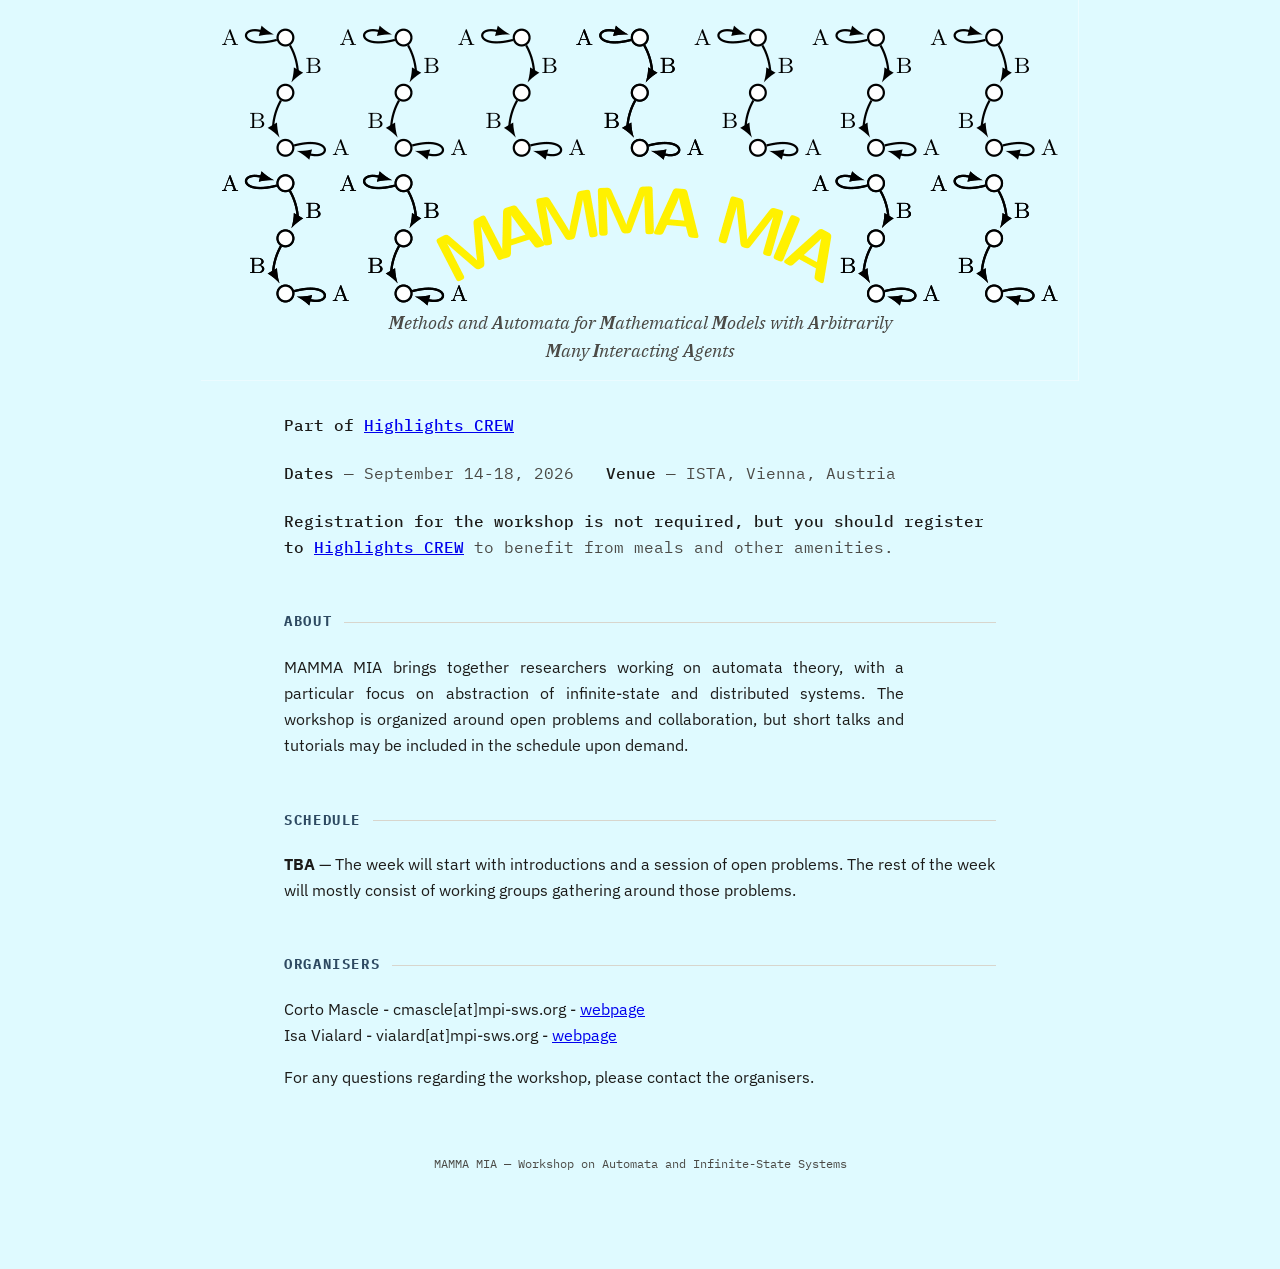
<file: MAMMA-MIA/index.html>
<!DOCTYPE html>
<html lang="en">
<head>
<meta charset="UTF-8">
<meta name="viewport" content="width=device-width, initial-scale=1.0">
<title>MAMMA MIA — Workshop on Automata and Infinite-State Systems</title>
<link rel="preconnect" href="https://fonts.googleapis.com">
<link rel="preconnect" href="https://fonts.gstatic.com" crossorigin>
<link href="https://fonts.googleapis.com/css2?family=IBM+Plex+Serif:ital,wght@0,400;0,500;0,600;1,400&family=IBM+Plex+Sans:wght@400;500&family=IBM+Plex+Mono:wght@400;500&display=swap" rel="stylesheet">
<style>
  :root{
    --paper:#dffaff;
    --ink:#1C1B19;
    --ink-soft:#4B4A46;
    --rule:#D8D5CD;
    --main-title:#e9de47;  
    --accent: #2E4A62; 
    --accent-soft:#e7edf1;
  }

  *{box-sizing:border-box;}

  html{-webkit-font-smoothing:antialiased;}

  body{
    margin:0;
    background:var(--paper);
    color:var(--ink);
    font-family:'IBM Plex Sans', sans-serif;
    line-height:1.6;
  }

  .page{
    max-width:760px;
    margin:0 auto;
    padding:5rem 1.5rem 6rem;
  }

  .logo-slot{
    display:flex;
    justify-content:center;
    margin-bottom:3.5rem;
  }
  .logo-box{
    width:96px;
    height:96px;
    border:1px solid var(--rule);
    border-radius:4px;
    display:flex;
    align-items:center;
    justify-content:center;
    color:var(--ink-soft);
    background:#fff;
  }
  .logo-box svg{ width:56px; height:56px; display:block; }
  .logo-caption{
    text-align:center;
    font-family:'IBM Plex Mono', monospace;
    font-size:0.7rem;
    letter-spacing:0.06em;
    text-transform:uppercase;
    color:var(--ink-soft);
    margin-top:0.6rem;
  }

  /* ---------- Header ---------- */
  header{
    text-align:center;
    margin-bottom:3rem;
  }
  .eyebrow{
    font-family:'IBM Plex Mono', monospace;
    font-size:0.78rem;
    letter-spacing:0.14em;
    text-transform:uppercase;
    color:var(--accent);
    margin:0 0 0.9rem;
  }


  h1{
    font-family:'IBM Plex Serif', serif;
    font-weight:600;
    font-size:3.1rem;
    letter-spacing:0.02em;
    margin:0 0 0.6rem;
    color:var(--main-title);
  }
  .subtitle{
    font-family:'IBM Plex Serif', serif;
    font-style:italic;
    font-weight:400;
    font-size:1.1em;
    color:var(--ink-soft);
    margin:0;
  }

  hr.rule{
    border:none;
    border-top:1px solid var(--rule);
    margin:3rem 0;
  }

  /* ---------- Section headings ---------- */
  h2{
    font-family:'IBM Plex Mono', monospace;
    font-size:0.85rem;
    letter-spacing:0.12em;
    text-transform:uppercase;
    color:var(--accent);
    margin:0 0 1.3rem;
    display:flex;
    align-items:center;
    gap:0.75rem;
  }
  h2::after{
    content:"";
    flex:1;
    height:1px;
    background:var(--rule);
  }

  section{ margin-bottom:3.2rem; }

  /* ---------- About ---------- */
  .about p{
    font-size:1.02rem;
    color:var(--ink);
    max-width:62ch;
    text-align: justify;
    align-content: center;
  }
  .meta-row{
    display:flex;
    flex-wrap:wrap;
    gap:0.5rem 2rem;
    margin-top:1.4rem;
    font-family:'IBM Plex Mono', monospace;
    font-size:1rem;
    color:var(--ink-soft);
  }
  .meta-row span b{
    color:var(--ink);
    font-weight:500;
  }

  /* ---------- Schedule ---------- */
  .day-label{
    font-family:'IBM Plex Serif', serif;
    font-weight:600;
    font-size:1.05rem;
    margin:1.6rem 0 0.8rem;
  }
  .day-label:first-of-type{ margin-top:0; }



  table.schedule{
    width:100%;
    border-collapse:collapse;
    font-size:0.95rem;

  }
  table.schedule td{
    padding:0.62rem 0.5rem;
    border-top:1px solid var(--rule);
    vertical-align:top;
  }
  table.schedule tr:last-child td{
    border-bottom:1px solid var(--rule);
  }
  td.time{
    font-family:'IBM Plex Mono', monospace;
    font-size:0.82rem;
    color:var(--accent);
    white-space:nowrap;
    width:8.5rem;
  }
  td.item .item-title{
    color:var(--ink);
  }
  td.item .item-note{
    display:block;
    font-size:0.85rem;
    color:var(--ink-soft);
    margin-top:0.15rem;
  }
  tr.break td{ color:var(--ink-soft); }
  tr.break td.item .item-title{ font-style:italic; color:var(--ink-soft); }

  .schedule-note{
    margin-top:1rem;
    font-size:0.85rem;
    color:var(--ink-soft);
  }

  /* ---------- Participants ---------- */
  ul.participants{
    list-style:none;
    margin:0;
    padding:0;
    columns:2;
    column-gap:2.5rem;
  }
  ul.participants li{
    break-inside:avoid;
    padding:0.55rem 0;
    border-top:1px solid var(--rule);
    font-size:0.97rem;
  }
  ul.participants li:first-child{ border-top:1px solid var(--rule); }
  .p-name{ color:var(--ink); }
  .p-aff{
    display:block;
    font-size:0.82rem;
    color:var(--ink-soft);
    margin-top:0.1rem;
  }

  @media (max-width: 520px){
    h1{ font-size:2.2rem; }
    ul.participants{ columns:1; }
    .page{ padding:3.5rem 1.25rem 4rem; }
  }

  footer{
    margin-top:4rem;
    text-align:center;
    font-family:'IBM Plex Mono', monospace;
    font-size:0.75rem;
    color:var(--ink-soft);
  }
</style>
</head>
<body>
<div class="page">


  <div>
    </br>
    </br>
    </div>
  
  <!-- Logo placeholder -->
  <div class="logo-slot">
    <div>
      <div class="logo-box", role="img" aria-label="MAMMA MIA logo">
        <img src="logo-1.png" alt="MAMMA MIA logo"/>
      </div>
    </div>
  </div>

  <div>
    </br>
    </div>


  <header>
    <p class="subtitle"><b>M</b>ethods and <b>A</b>utomata for <b>M</b>athematical <b>M</b>odels with <b>A</b>rbitrarily </br> <b>M</b>any <b>I</b>nteracting <b>A</b>gents</p>
  </header>

<div class="meta-row">
      <span><b>Part of <a href="https://highlights-conference.org/2026/crew/">Highlights CREW</a></b></span>

    </div>

<div class="meta-row">
      <span><b>Dates</b> — September 14-18, 2026</span>
      <span><b>Venue</b> — ISTA, Vienna, Austria</span>
    </div>

    <div class="meta-row">
      <span><b>Registration for the workshop is not required, but you should register to <a href="https://highlights-conference.org/2026/crew/">Highlights CREW</a></b> to benefit from meals and other amenities.</span>

    </div>

<section class="rule"></section>

  <section class="about">
    <h2>About</h2>
    <p>
      MAMMA MIA brings together researchers working on automata theory, with a particular focus on abstraction of infinite-state and distributed systems. 
      The workshop is organized around open problems and
      collaboration, but short talks and tutorials may be included in the schedule upon demand.
    </p>
    
  </section>

  <section class="schedule">
    <h2>Schedule</h2>

    <b>TBA</b> — The week will start with introductions and a session of open problems.
    The rest of the week will mostly consist of working groups gathering around those problems.

    <!-- The schedule below is provisional and may be adjusted closer to the event. 
    <div class="day-label">Day 1</div>
    <table class="schedule">
      <tr>
        <td class="time">09:00 – 09:30</td>
        <td class="item"><span class="item-title">Welcome, opening remarks and presentation of the participants</span></td>
      </tr>
      <tr>
        <td class="time">09:30 – 12:00</td>
        <td class="item">
          <span class="item-title">Open problem session</span>
        </td>
      </tr>
      <tr class="break">
        <td class="time">12:45 – 14:00</td>
        <td class="item"><span class="item-title">Lunch</span></td>
      </tr>
      <tr>
        <td class="time">14:00 – 15:30</td>
        <td class="item">
          <span class="item-title">Contributed talks — session II</span>
          <span class="item-note">Well-structured and infinite-state systems</span>
        </td>
      </tr>
      <tr class="break">
        <td class="time">15:30 – 16:00</td>
        <td class="item"><span class="item-title">Coffee break</span></td>
      </tr>
      <tr>
        <td class="time">16:00 – 17:00</td>
        <td class="item"><span class="item-title">Open problems session</span></td>
      </tr>
    </table>

    <div class="day-label">Day 2</div>
    <table class="schedule">
      <tr>
        <td class="time">09:30 – 10:30</td>
        <td class="item">
          <span class="item-title">Invited talk</span>
          <span class="item-note">Speaker to be announced</span>
        </td>
      </tr>
      <tr class="break">
        <td class="time">10:30 – 11:00</td>
        <td class="item"><span class="item-title">Coffee break</span></td>
      </tr>
      <tr>
        <td class="time">11:00 – 12:30</td>
        <td class="item">
          <span class="item-title">Contributed talks — session III</span>
          <span class="item-note">Logic and decidability</span>
        </td>
      </tr>
      <tr class="break">
        <td class="time">12:30 – 14:00</td>
        <td class="item"><span class="item-title">Lunch</span></td>
      </tr>
      <tr>
        <td class="time">14:00 – 15:00</td>
        <td class="item"><span class="item-title">Panel discussion</span></td>
      </tr>
      <tr>
        <td class="time">15:00 – 15:15</td>
        <td class="item"><span class="item-title">Closing remarks</span></td>
      </tr>
    </table>

    <p class="schedule-note">Timings are provisional and may be adjusted closer to the event.</p>-->
  </section>

<!--  <section class="participants">
    <h2>Confirmed participants</h2>
    <ul class="participants">
      <li><span class="p-name">Participant name</span><span class="p-aff">Affiliation</span></li>
      <li><span class="p-name">Participant name</span><span class="p-aff">Affiliation</span></li>
      <li><span class="p-name">Participant name</span><span class="p-aff">Affiliation</span></li>
      <li><span class="p-name">Participant name</span><span class="p-aff">Affiliation</span></li>
      <li><span class="p-name">Participant name</span><span class="p-aff">Affiliation</span></li>
      <li><span class="p-name">Participant name</span><span class="p-aff">Affiliation</span></li>
      <li><span class="p-name">Participant name</span><span class="p-aff">Affiliation</span></li>
      <li><span class="p-name">Participant name</span><span class="p-aff">Affiliation</span></li>
    </ul>
    <p class="schedule-note">List updated as registrations are confirmed.</p>
  </section>
  -->

<section class="about">
    <h2>Organisers</h2>
    Corto Mascle - cmascle[at]mpi-sws.org - <a href="https://corto-mascle.github.io/">webpage</a><br>
    Isa Vialard - vialard[at]mpi-sws.org - <a href="https://isavialard.github.io/home/">webpage</a><br>
    <p class="schedule-note">For any questions regarding the workshop, please contact the organisers.</p>
    
  </section>

  <footer>
    MAMMA MIA — Workshop on Automata and Infinite-State Systems
  </footer>

</div>
</body>
</html>

</body>
</html>
</file>
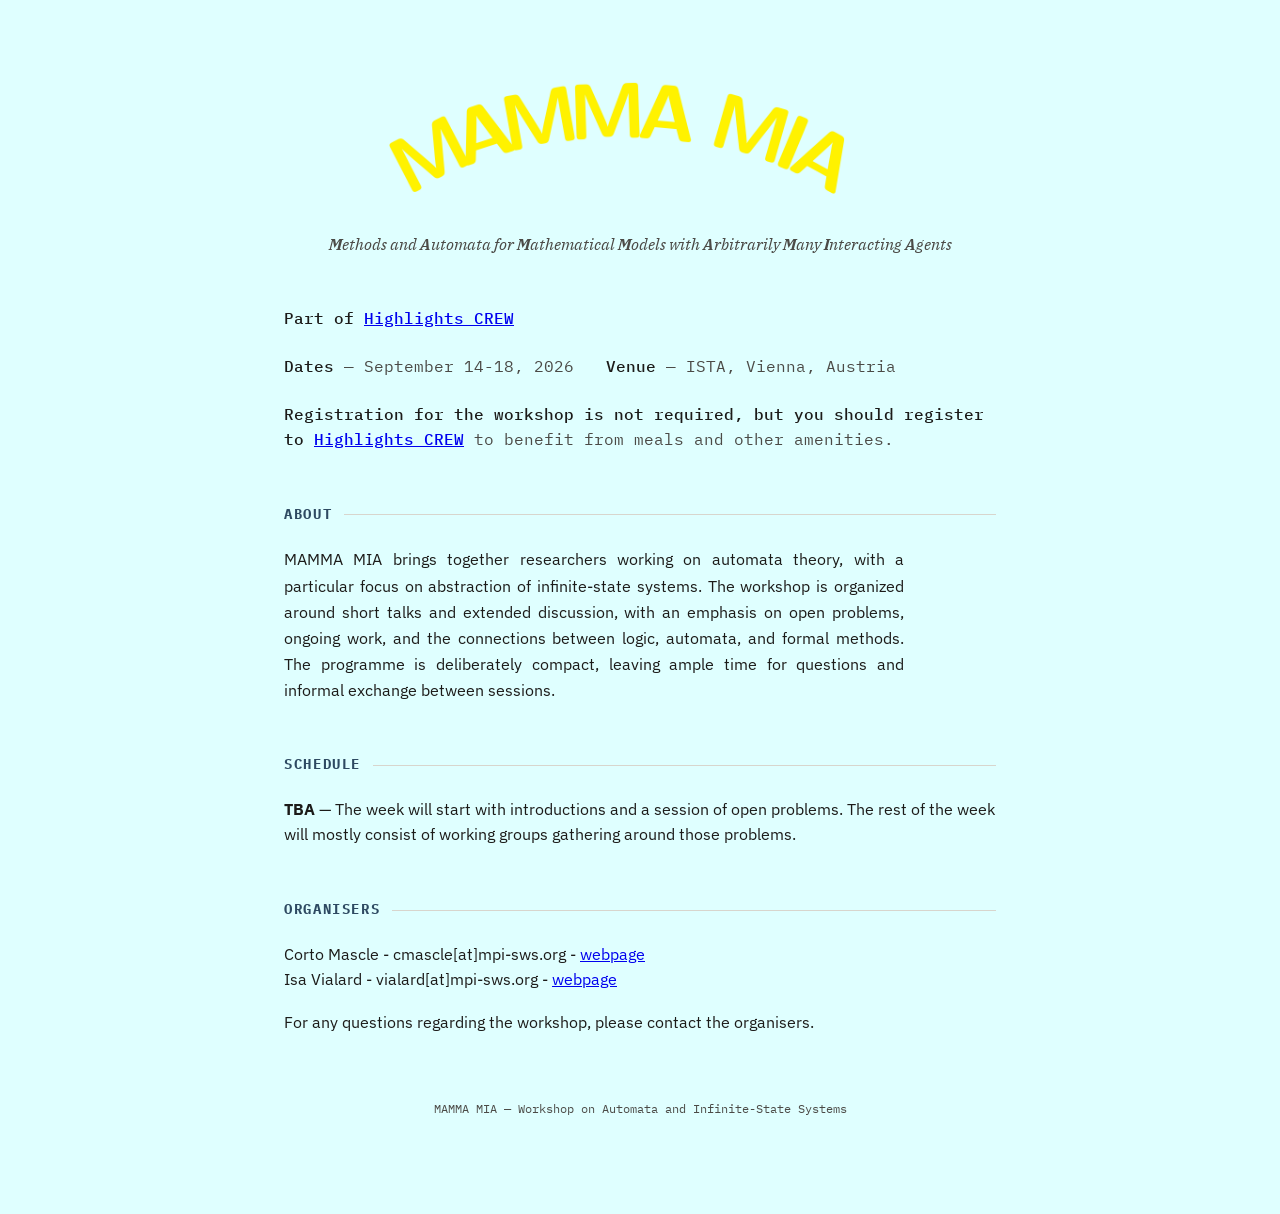
<file: mamma-mia-workshop.html>
<!DOCTYPE html>
<html lang="en">
<head>
<meta charset="UTF-8">
<meta name="viewport" content="width=device-width, initial-scale=1.0">
<title>MAMMA MIA — Workshop on Automata and Infinite-State Systems</title>
<link rel="preconnect" href="https://fonts.googleapis.com">
<link rel="preconnect" href="https://fonts.gstatic.com" crossorigin>
<link href="https://fonts.googleapis.com/css2?family=IBM+Plex+Serif:ital,wght@0,400;0,500;0,600;1,400&family=IBM+Plex+Sans:wght@400;500&family=IBM+Plex+Mono:wght@400;500&display=swap" rel="stylesheet">
<style>
  :root{
    --paper:#dfffff;
    --ink:#1C1B19;
    --ink-soft:#4B4A46;
    --rule:#D8D5CD;
    --main-title:#e9de47;  
    --accent: #2E4A62; 
    --accent-soft:#e7edf1;
  }

  *{box-sizing:border-box;}

  html{-webkit-font-smoothing:antialiased;}

  body{
    margin:0;
    background:var(--paper);
    color:var(--ink);
    font-family:'IBM Plex Sans', sans-serif;
    line-height:1.6;
  }

  .page{
    max-width:760px;
    margin:0 auto;
    padding:5rem 1.5rem 6rem;
  }

  .logo-slot{
    display:flex;
    justify-content:center;
    margin-bottom:3.5rem;
  }
  .logo-box{
    width:96px;
    height:96px;
    border:1px solid var(--rule);
    border-radius:4px;
    display:flex;
    align-items:center;
    justify-content:center;
    color:var(--ink-soft);
    background:#fff;
  }
  .logo-box svg{ width:56px; height:56px; display:block; }
  .logo-caption{
    text-align:center;
    font-family:'IBM Plex Mono', monospace;
    font-size:0.7rem;
    letter-spacing:0.06em;
    text-transform:uppercase;
    color:var(--ink-soft);
    margin-top:0.6rem;
  }

  /* ---------- Header ---------- */
  header{
    text-align:center;
    margin-bottom:3rem;
  }
  .eyebrow{
    font-family:'IBM Plex Mono', monospace;
    font-size:0.78rem;
    letter-spacing:0.14em;
    text-transform:uppercase;
    color:var(--accent);
    margin:0 0 0.9rem;
  }


  h1{
    font-family:'IBM Plex Serif', serif;
    font-weight:600;
    font-size:3.1rem;
    letter-spacing:0.02em;
    margin:0 0 0.6rem;
    color:var(--main-title);
  }
  .subtitle{
    font-family:'IBM Plex Serif', serif;
    font-style:italic;
    font-weight:400;
    font-size:1em;
    color:var(--ink-soft);
    margin:0;
  }

  hr.rule{
    border:none;
    border-top:1px solid var(--rule);
    margin:3rem 0;
  }

  /* ---------- Section headings ---------- */
  h2{
    font-family:'IBM Plex Mono', monospace;
    font-size:0.85rem;
    letter-spacing:0.12em;
    text-transform:uppercase;
    color:var(--accent);
    margin:0 0 1.3rem;
    display:flex;
    align-items:center;
    gap:0.75rem;
  }
  h2::after{
    content:"";
    flex:1;
    height:1px;
    background:var(--rule);
  }

  section{ margin-bottom:3.2rem; }

  /* ---------- About ---------- */
  .about p{
    font-size:1.02rem;
    color:var(--ink);
    max-width:62ch;
    text-align: justify;
    align-content: center;
  }
  .meta-row{
    display:flex;
    flex-wrap:wrap;
    gap:0.5rem 2rem;
    margin-top:1.4rem;
    font-family:'IBM Plex Mono', monospace;
    font-size:1rem;
    color:var(--ink-soft);
  }
  .meta-row span b{
    color:var(--ink);
    font-weight:500;
  }

  /* ---------- Schedule ---------- */
  .day-label{
    font-family:'IBM Plex Serif', serif;
    font-weight:600;
    font-size:1.05rem;
    margin:1.6rem 0 0.8rem;
  }
  .day-label:first-of-type{ margin-top:0; }



  table.schedule{
    width:100%;
    border-collapse:collapse;
    font-size:0.95rem;

  }
  table.schedule td{
    padding:0.62rem 0.5rem;
    border-top:1px solid var(--rule);
    vertical-align:top;
  }
  table.schedule tr:last-child td{
    border-bottom:1px solid var(--rule);
  }
  td.time{
    font-family:'IBM Plex Mono', monospace;
    font-size:0.82rem;
    color:var(--accent);
    white-space:nowrap;
    width:8.5rem;
  }
  td.item .item-title{
    color:var(--ink);
  }
  td.item .item-note{
    display:block;
    font-size:0.85rem;
    color:var(--ink-soft);
    margin-top:0.15rem;
  }
  tr.break td{ color:var(--ink-soft); }
  tr.break td.item .item-title{ font-style:italic; color:var(--ink-soft); }

  .schedule-note{
    margin-top:1rem;
    font-size:0.85rem;
    color:var(--ink-soft);
  }

  /* ---------- Participants ---------- */
  ul.participants{
    list-style:none;
    margin:0;
    padding:0;
    columns:2;
    column-gap:2.5rem;
  }
  ul.participants li{
    break-inside:avoid;
    padding:0.55rem 0;
    border-top:1px solid var(--rule);
    font-size:0.97rem;
  }
  ul.participants li:first-child{ border-top:1px solid var(--rule); }
  .p-name{ color:var(--ink); }
  .p-aff{
    display:block;
    font-size:0.82rem;
    color:var(--ink-soft);
    margin-top:0.1rem;
  }

  @media (max-width: 520px){
    h1{ font-size:2.2rem; }
    ul.participants{ columns:1; }
    .page{ padding:3.5rem 1.25rem 4rem; }
  }

  footer{
    margin-top:4rem;
    text-align:center;
    font-family:'IBM Plex Mono', monospace;
    font-size:0.75rem;
    color:var(--ink-soft);
  }
</style>
</head>
<body>
<div class="page">

  <!-- Logo placeholder -->
  <div class="logo-slot">
    <div>
      <div class="logo-box", role="img" aria-label="MAMMA MIA logo">
        <img src="logo-ce.png" alt="MAMMA MIA logo" height="192"/>
      </div>
    </div>
  </div>

  <header>
    <p class="subtitle"><b>M</b>ethods and <b>A</b>utomata for <b>M</b>athematical <b>M</b>odels with <b>A</b>rbitrarily <b>M</b>any <b>I</b>nteracting <b>A</b>gents</p>
  </header>

<div class="meta-row">
      <span><b>Part of <a href="https://highlights-conference.org/2026/crew/">Highlights CREW</a></b></span>

    </div>

<div class="meta-row">
      <span><b>Dates</b> — September 14-18, 2026</span>
      <span><b>Venue</b> — ISTA, Vienna, Austria</span>
    </div>

    <div class="meta-row">
      <span><b>Registration for the workshop is not required, but you should register to <a href="https://highlights-conference.org/2026/crew/">Highlights CREW</a></b> to benefit from meals and other amenities.</span>

    </div>

<section class="rule"></section>

  <section class="about">
    <h2>About</h2>
    <p>
      MAMMA MIA brings together researchers working on automata theory, with a particular focus on abstraction of infinite-state systems. 
      The workshop is organized around short talks and extended discussion, with an emphasis on open problems,
      ongoing work, and the connections between logic, automata, and formal
      methods. The programme is deliberately compact, leaving ample time for
      questions and informal exchange between sessions.
    </p>
    
  </section>

  <section class="schedule">
    <h2>Schedule</h2>

    <b>TBA</b> — The week will start with introductions and a session of open problems.
    The rest of the week will mostly consist of working groups gathering around those problems.

    <!-- The schedule below is provisional and may be adjusted closer to the event. 
    <div class="day-label">Day 1</div>
    <table class="schedule">
      <tr>
        <td class="time">09:00 – 09:30</td>
        <td class="item"><span class="item-title">Welcome, opening remarks and presentation of the participants</span></td>
      </tr>
      <tr>
        <td class="time">09:30 – 12:00</td>
        <td class="item">
          <span class="item-title">Open problem session</span>
        </td>
      </tr>
      <tr class="break">
        <td class="time">12:45 – 14:00</td>
        <td class="item"><span class="item-title">Lunch</span></td>
      </tr>
      <tr>
        <td class="time">14:00 – 15:30</td>
        <td class="item">
          <span class="item-title">Contributed talks — session II</span>
          <span class="item-note">Well-structured and infinite-state systems</span>
        </td>
      </tr>
      <tr class="break">
        <td class="time">15:30 – 16:00</td>
        <td class="item"><span class="item-title">Coffee break</span></td>
      </tr>
      <tr>
        <td class="time">16:00 – 17:00</td>
        <td class="item"><span class="item-title">Open problems session</span></td>
      </tr>
    </table>

    <div class="day-label">Day 2</div>
    <table class="schedule">
      <tr>
        <td class="time">09:30 – 10:30</td>
        <td class="item">
          <span class="item-title">Invited talk</span>
          <span class="item-note">Speaker to be announced</span>
        </td>
      </tr>
      <tr class="break">
        <td class="time">10:30 – 11:00</td>
        <td class="item"><span class="item-title">Coffee break</span></td>
      </tr>
      <tr>
        <td class="time">11:00 – 12:30</td>
        <td class="item">
          <span class="item-title">Contributed talks — session III</span>
          <span class="item-note">Logic and decidability</span>
        </td>
      </tr>
      <tr class="break">
        <td class="time">12:30 – 14:00</td>
        <td class="item"><span class="item-title">Lunch</span></td>
      </tr>
      <tr>
        <td class="time">14:00 – 15:00</td>
        <td class="item"><span class="item-title">Panel discussion</span></td>
      </tr>
      <tr>
        <td class="time">15:00 – 15:15</td>
        <td class="item"><span class="item-title">Closing remarks</span></td>
      </tr>
    </table>

    <p class="schedule-note">Timings are provisional and may be adjusted closer to the event.</p>-->
  </section>

<!--  <section class="participants">
    <h2>Confirmed participants</h2>
    <ul class="participants">
      <li><span class="p-name">Participant name</span><span class="p-aff">Affiliation</span></li>
      <li><span class="p-name">Participant name</span><span class="p-aff">Affiliation</span></li>
      <li><span class="p-name">Participant name</span><span class="p-aff">Affiliation</span></li>
      <li><span class="p-name">Participant name</span><span class="p-aff">Affiliation</span></li>
      <li><span class="p-name">Participant name</span><span class="p-aff">Affiliation</span></li>
      <li><span class="p-name">Participant name</span><span class="p-aff">Affiliation</span></li>
      <li><span class="p-name">Participant name</span><span class="p-aff">Affiliation</span></li>
      <li><span class="p-name">Participant name</span><span class="p-aff">Affiliation</span></li>
    </ul>
    <p class="schedule-note">List updated as registrations are confirmed.</p>
  </section>
  -->

<section class="about">
    <h2>Organisers</h2>
    Corto Mascle - cmascle[at]mpi-sws.org - <a href="https://corto-mascle.github.io/">webpage</a><br>
    Isa Vialard - vialard[at]mpi-sws.org - <a href="https://isavialard.github.io/home/">webpage</a><br>
    <p class="schedule-note">For any questions regarding the workshop, please contact the organisers.</p>
    
  </section>

  <footer>
    MAMMA MIA — Workshop on Automata and Infinite-State Systems
  </footer>

</div>
</body>
</html>
</file>
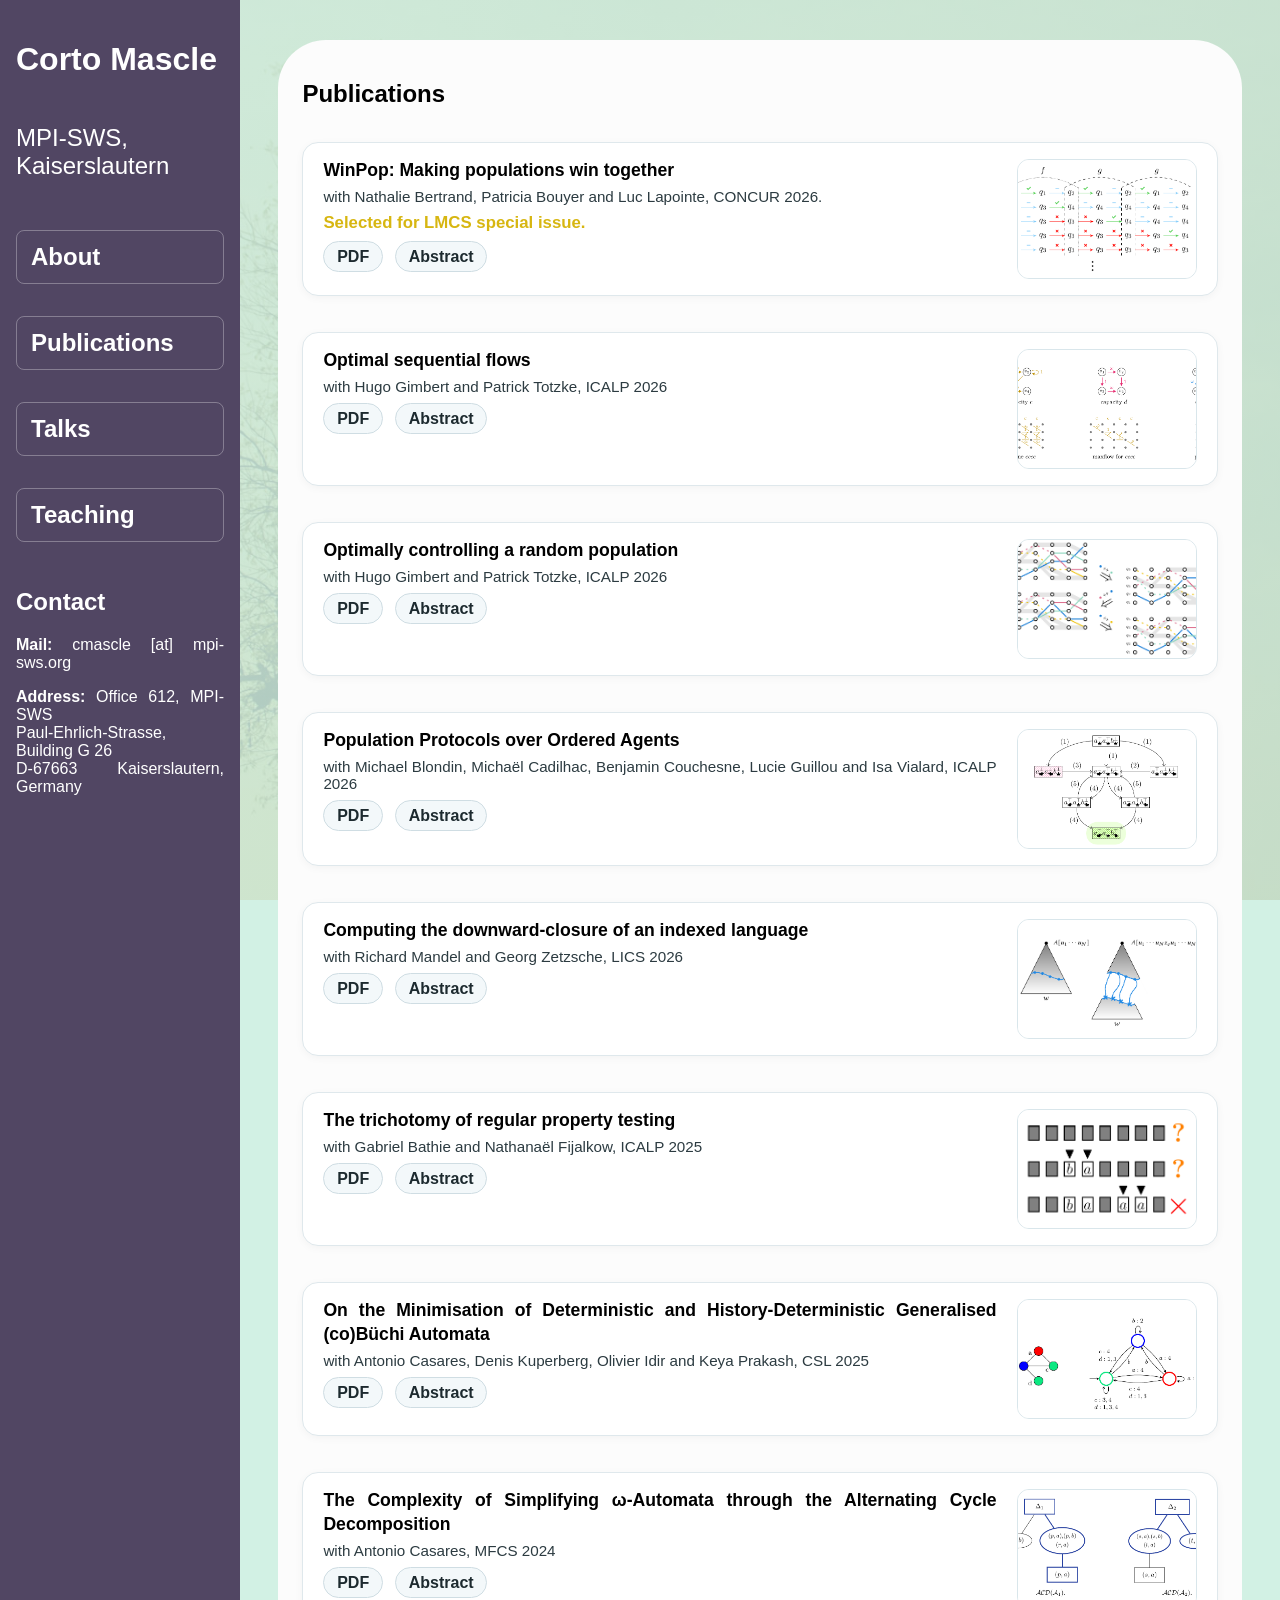
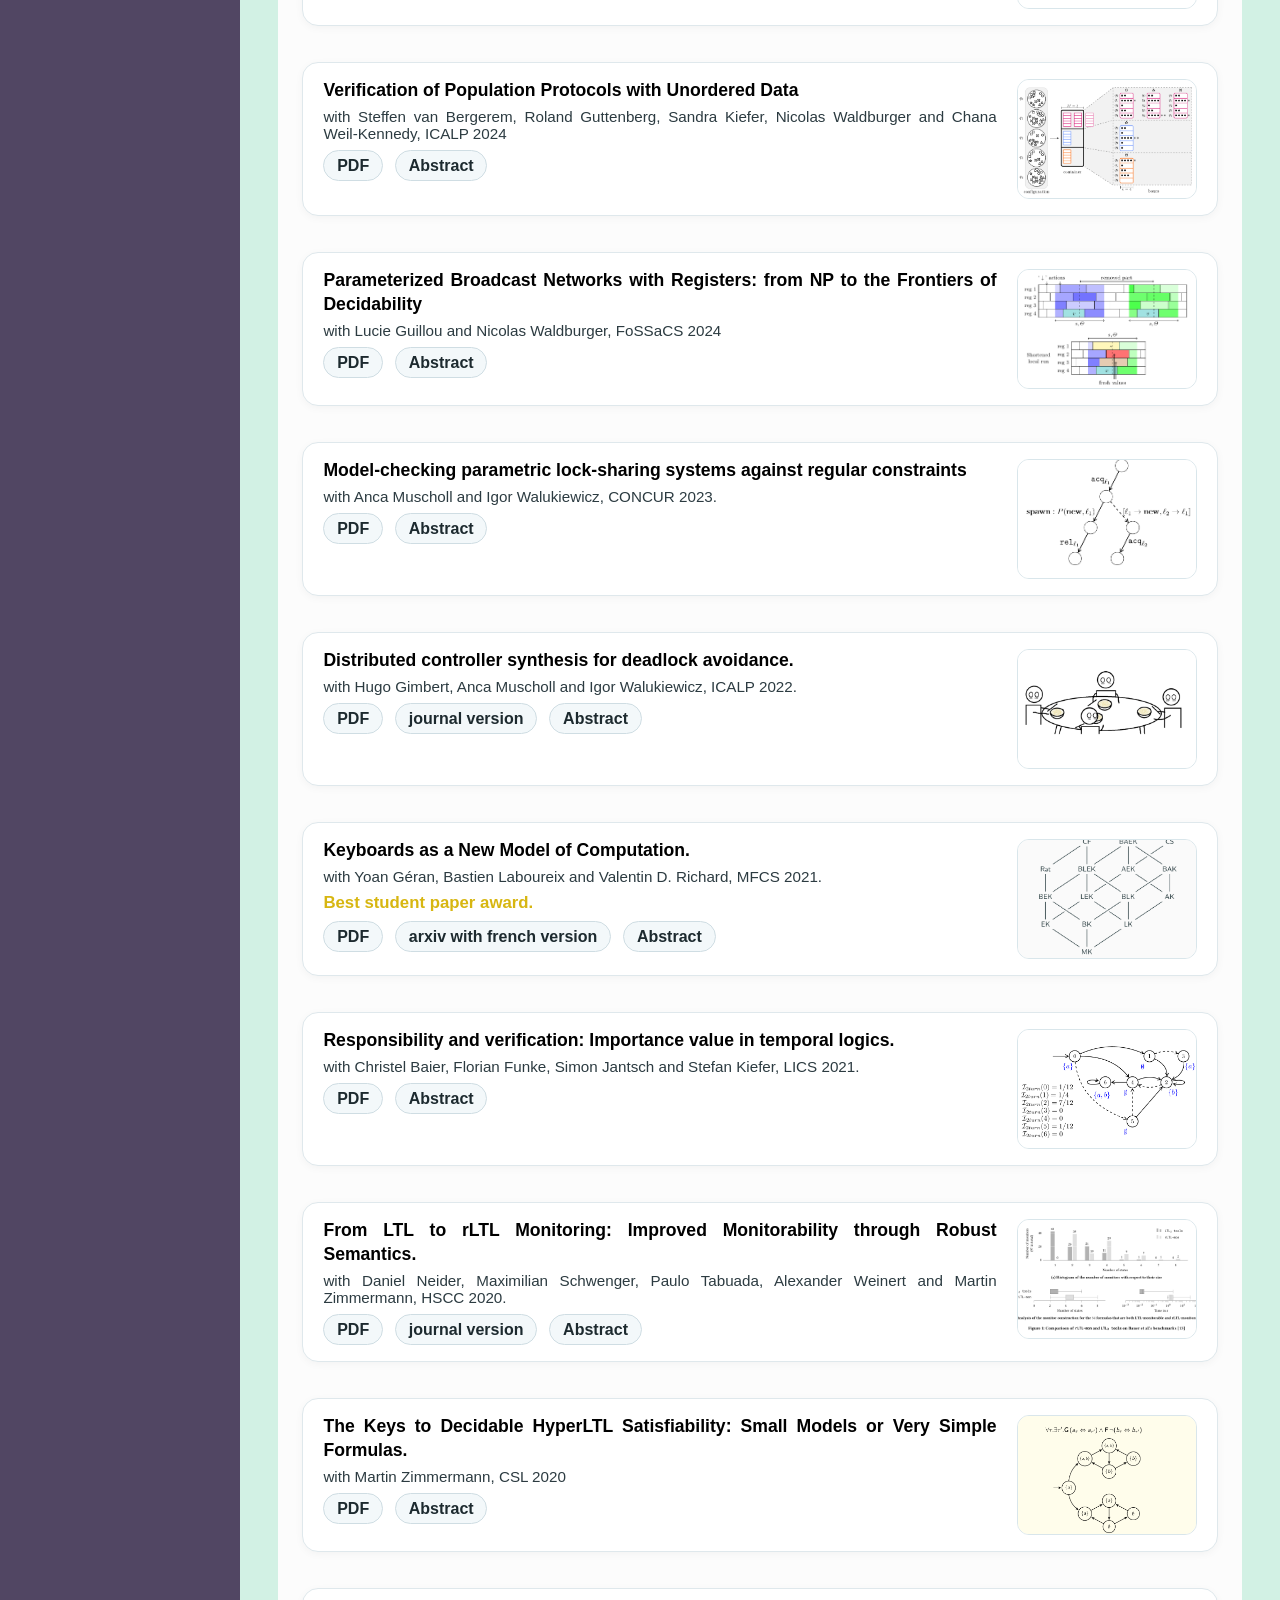
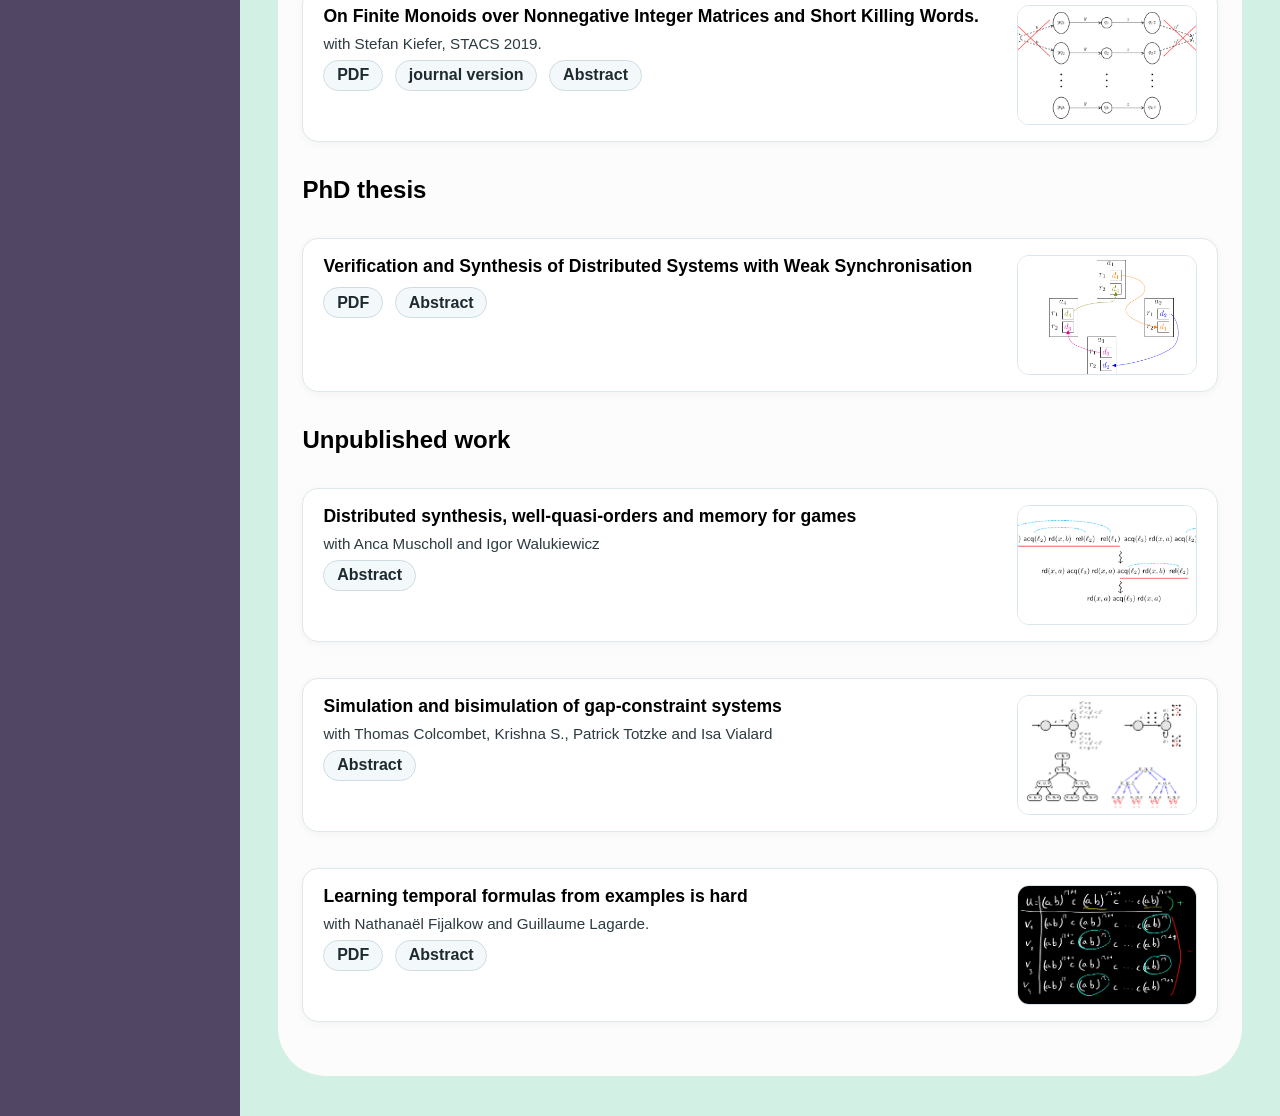
<file: publications.html>
<!DOCTYPE html>
<html>

<head>
    <meta charset="utf-8" />
    <meta name="viewport" content="width=device-width, initial-scale=1" />
    <title>Publications | Corto Mascle</title>
    <link rel="stylesheet" href="Jolie.css">
</head>

<body>
    <header>
        <div class="nomlabo">
            <h1>Corto Mascle</h1>
            <p class="labo">MPI-SWS, Kaiserslautern</p>
        </div>

        <nav>
            <ul>
                <li><a href="index.html#about">About</a></li>
                <li><a href="publications.html">Publications</a></li>
                <li><a href="talks.html">Talks</a></li>
                <li><a href="teaching.html">Teaching</a></li>
            </ul>
        </nav>

             <section>
            <h1>Contact</h1>
            <p><strong>Mail:</strong> cmascle [at] mpi-sws.org</p>
            <p><strong>Address:</strong> Office 612, MPI-SWS<br />Paul-Ehrlich-Strasse, Building G 26<br />D-67663 Kaiserslautern, Germany</p>
        </section>
    </header>

    <div class="columns single-column-page">
        <div class="column">
            <section id="publi">
                <h1>Publications</h1>

                <ul class="publication-list">
                    <li class="publication-item">
                        <div class="publication-content">
                            <p class="publication-title">WinPop: Making populations win together</p>
                            <p class="publication-meta">with Nathalie Bertrand, Patricia Bouyer and Luc Lapointe, CONCUR 2026.</p>
                                   <p class="publication-award"><b>Selected for LMCS special issue.</b></p>
                            <div class="publication-links">
                                <a href="papers/ReachTogether.pdf">PDF</a>
                                <button class="abstract-toggle" type="button" aria-expanded="false">Abstract</button>
                            </div>
                            <div class="publication-abstract">
                                In repeated games, players choose actions concurrently at each step. We consider a parameterized setting of repeated games in which the players form a population of an arbitrary size. Their utility functions encode a reachability objective. The problem is whether there exists a uniform controller strategy that ensures the population reaches the target almost surely.
                            </div>
                        </div>
                        <div class="publication-thumb" aria-hidden="true">
                            <img src="papers/Images/winpop.png" alt="Winpop figure" />
                        </div>
                    </li>

                    <li class="publication-item">
                        <div class="publication-content">
                            <p class="publication-title">Optimal sequential flows</p>
                            <p class="publication-meta">with Hugo Gimbert and Patrick Totzke, ICALP 2026</p>
                            <div class="publication-links">
                                <a href="papers/SFP.pdf">PDF</a>
                                <button class="abstract-toggle" type="button" aria-expanded="false">Abstract</button>
                            </div>
                            <div class="publication-abstract">
                                We provide a new algebraic technique to solve the sequential flow problem in polynomial space. The task is to maximize the flow through a graph where edge capacities can be changed over time by choosing a sequence of capacity labelings from a given finite set.
                            </div>
                        </div>
                        <div class="publication-thumb" aria-hidden="true">
                            <img src="papers/Images/seq-flows.png" alt="Optimal sequential flows figure" />
                        </div>
                    </li>

                    <li class="publication-item">
                        <div class="publication-content">
                            <p class="publication-title">Optimally controlling a random population</p>
                            <p class="publication-meta">with Hugo Gimbert and Patrick Totzke, ICALP 2026</p>
                            <div class="publication-links">
                                <a href="papers/popmdps.pdf">PDF</a>
                                <button class="abstract-toggle" type="button" aria-expanded="false">Abstract</button>
                            </div>
                            <div class="publication-abstract">
                                The population control problem is a parameterized control problem where a population of agents has to be moved simultaneously into a target state. The decision problem asks whether this can be achieved for a finite but arbitrarily large population. We focus on the random version of this problem, where each agent is a copy of the same automaton and the controller chooses a global action at each step.
                            </div>
                        </div>
                        <div class="publication-thumb" aria-hidden="true">
                            <img src="papers/Images/popmdp.png" alt="popmdp figure" />
                        </div>
                    </li>

                    <li class="publication-item">
                        <div class="publication-content">
                            <p class="publication-title">Population Protocols over Ordered Agents</p>
                            <p class="publication-meta">with Michael Blondin, Michaël Cadilhac, Benjamin Couchesne, Lucie Guillou and Isa Vialard, ICALP 2026</p>
                            <div class="publication-links">
                                <a href="papers/IOPPO.pdf">PDF</a>
                                <button class="abstract-toggle" type="button" aria-expanded="false">Abstract</button>
                            </div>
                            <div class="publication-abstract">
                                Population protocols are a distributed computation model in which a collection of anonymous, finite-state agents interact in randomly chosen pairs and update their states according to a fixed transition function. The computation is defined by the eventual stabilization of the population to a consensus that represents the result of the computation.
                            </div>
                        </div>
                        <div class="publication-thumb" aria-hidden="true">
                            <img src="papers/Images/ioppo.png" alt="PPO figure" />
                        </div>
                    </li>

                    <li class="publication-item">
                        <div class="publication-content">
                            <p class="publication-title">Computing the downward-closure of an indexed language</p>
                            <p class="publication-meta">with Richard Mandel and Georg Zetzsche, LICS 2026</p>
                            <div class="publication-links">
                                <a href="papers/IG.pdf">PDF</a>
                                <button class="abstract-toggle" type="button" aria-expanded="false">Abstract</button>
                            </div>
                            <div class="publication-abstract">
                                By the well-known Higman’s lemma, the downward closure of a language is regular. This makes the downward closure a fundamental abstraction: it is a regular over-approximation that preserves information about pattern occurrences and unboundedness. We study the complexity of computing downward closures of indexed languages and give upper and lower bounds for deterministic and nondeterministic automata.
                            </div>
                        </div>
                        <div class="publication-thumb" aria-hidden="true">
                            <img src="papers/Images/ig.png" alt="IG figure" />
                        </div>
                    </li>

                    <li class="publication-item">
                        <div class="publication-content">
                            <p class="publication-title">The trichotomy of regular property testing</p>
                            <p class="publication-meta">with Gabriel Bathie and Nathanaël Fijalkow, ICALP 2025</p>
                            <div class="publication-links">
                                <a href="papers/Property-testing.pdf">PDF</a>
                                <button class="abstract-toggle" type="button" aria-expanded="false">Abstract</button>
                            </div>
                            <div class="publication-abstract">
                                Property testing is concerned with the design of algorithms making a sub-linear number of queries to distinguish whether the input satisfies a given property or is far from having this property. We study property testing of formal languages and establish a trichotomy that classifies the complexity of the problem for regular properties.
                            </div>
                        </div>
                        <div class="publication-thumb" aria-hidden="true">
                            <img src="papers/Images/property-testing.png" alt="Property testing figure" />
                        </div>
                    </li>

                    <li class="publication-item">
                        <div class="publication-content">
                            <p class="publication-title">On the Minimisation of Deterministic and History-Deterministic Generalised (co)Büchi Automata</p>
                            <p class="publication-meta">with Antonio Casares, Denis Kuperberg, Olivier Idir and Keya Prakash, CSL 2025</p>
                            <div class="publication-links">
                                <a href="papers/HD-gen-Buchi.pdf">PDF</a>
                                <button class="abstract-toggle" type="button" aria-expanded="false">Abstract</button>
                            </div>
                            <div class="publication-abstract">
                                We present a polynomial-time algorithm minimising the number of states of history-deterministic generalised coBüchi automata, building on the work of Abu Radi and Kupferman on coBüchi automata. On the other hand, we establish that the minimisation problem for deterministic generalised Büchi automata is intractable in general.
                            </div>
                        </div>
                        <div class="publication-thumb" aria-hidden="true">
                            <img src="papers/Images/HD-gen-Buchi.png" alt="HD-gen-Buchi figure" />
                        </div>
                    </li>

                    <li class="publication-item">
                        <div class="publication-content">
                            <p class="publication-title">The Complexity of Simplifying ω-Automata through the Alternating Cycle Decomposition</p>
                            <p class="publication-meta">with Antonio Casares, MFCS 2024</p>
                            <div class="publication-links">
                                <a href="papers/ACD-Complexity.pdf">PDF</a>
                                <button class="abstract-toggle" type="button" aria-expanded="false">Abstract</button>
                            </div>
                            <div class="publication-abstract">
                                In 2021, Casares, Colcombet and Fijalkow introduced the Alternating Cycle Decomposition (ACD), a structure used to define optimal transformations of Muller automata into parity automata and to obtain theoretical results about relabelling acceptance conditions. We study the complexity of computing the ACD and its DAG-version.
                            </div>
                        </div>
                        <div class="publication-thumb" aria-hidden="true">
                            <img src="papers/Images/simplifying.png" alt="Simplifying omega-Automata figure" />
                        </div>
                    </li>

                    <li class="publication-item">
                        <div class="publication-content">
                            <p class="publication-title">Verification of Population Protocols with Unordered Data</p>
                            <p class="publication-meta">with Steffen van Bergerem, Roland Guttenberg, Sandra Kiefer, Nicolas Waldburger and Chana Weil-Kennedy, ICALP 2024</p>
                            <div class="publication-links">
                                <a href="papers/IOPPUD.pdf">PDF</a>
                                <button class="abstract-toggle" type="button" aria-expanded="false">Abstract</button>
                            </div>
                            <div class="publication-abstract">
                                Population protocols are a well-studied model of distributed computation in which a group of anonymous finite-state agents communicates via pairwise interactions. Together they decide whether their initial configuration satisfies a given property, and we study the verification problem for population protocols with unordered data.
                            </div>
                        </div>
                        <div class="publication-thumb" aria-hidden="true">
                            <img src="papers/Images/ioppud.png" alt="IOPPUD figure" />
                        </div>
                    </li>

                    <li class="publication-item">
                        <div class="publication-content">
                            <p class="publication-title">Parameterized Broadcast Networks with Registers: from NP to the Frontiers of Decidability</p>
                            <p class="publication-meta">with Lucie Guillou and Nicolas Waldburger, FoSSaCS 2024</p>
                            <div class="publication-links">
                                <a href="papers/BNRA.pdf">PDF</a>
                                <button class="abstract-toggle" type="button" aria-expanded="false">Abstract</button>
                            </div>
                            <div class="publication-abstract">
                                We consider the parameterized verification of networks of agents which communicate through unreliable broadcasts. In this model, agents have local registers whose values are unordered and initially distinct, and can compare or store received values. We study the complexity and decidability frontier of this model.
                            </div>
                        </div>
                        <div class="publication-thumb" aria-hidden="true">
                            <img src="papers/Images/BNRA.png" alt="BNRA figure" />
                        </div>
                    </li>

                    <li class="publication-item">
                        <div class="publication-content">
                            <p class="publication-title">Model-checking parametric lock-sharing systems against regular constraints</p>
                            <p class="publication-meta">with Anca Muscholl and Igor Walukiewicz, CONCUR 2023.</p>
                            <div class="publication-links">
                                <a href="papers/DLSS.pdf">PDF</a>
                                <button class="abstract-toggle" type="button" aria-expanded="false">Abstract</button>
                            </div>
                            <div class="publication-abstract">
                                In parametric lock-sharing systems processes can spawn new processes to run in parallel, and can create new locks. We consider infinite behaviours under process fairness, and study the problem of deciding whether some regular property holds for all runs of such a system.
                            </div>
                        </div>
                        <div class="publication-thumb" aria-hidden="true">
                            <img src="papers/Images/DLSS.png" alt="DLSS figure" />
                        </div>
                    </li>

                    <li class="publication-item">
                        <div class="publication-content">
                            <p class="publication-title">Distributed controller synthesis for deadlock avoidance.</p>
                            <p class="publication-meta">with Hugo Gimbert, Anca Muscholl and Igor Walukiewicz, ICALP 2022.</p>
                            <div class="publication-links">
                                <a href="papers/LSS.pdf">PDF</a>
                                <a href="papers/LSS-journal.pdf">journal version</a>
                                <button class="abstract-toggle" type="button" aria-expanded="false">Abstract</button>
                            </div>
                            <div class="publication-abstract">
                                We consider the distributed control synthesis problem for systems with locks. The goal is to find local controllers so that the global system does not deadlock. With no restriction, this problem is undecidable even for three processes each using a fixed number of locks; we propose two restrictions making it decidable.
                            </div>
                        </div>
                        <div class="publication-thumb" aria-hidden="true">
                            <img src="papers/Images/LSS.png" alt="Distributed controller synthesis for deadlock avoidance figure" />
                        </div>
                    </li>

                    <li class="publication-item">
                        <div class="publication-content">
                            <p class="publication-title">Keyboards as a New Model of Computation.</p>
                            <p class="publication-meta">with Yoan Géran, Bastien Laboureix and Valentin D. Richard, MFCS 2021.</p>
                            <p class="publication-award"><b>Best student paper award.</b></p>
                            <div class="publication-links">
                                <a href="papers/Keyboards.pdf">PDF</a>
                                <a href="https://arxiv.org/pdf/2102.10182.pdf">arxiv with french version</a>
                                <button class="abstract-toggle" type="button" aria-expanded="false">Abstract</button>
                            </div>
                            <div class="publication-abstract">
                                We introduce a new formalisation of language computation, called keyboards. We consider a set of atomic operations such as writing, erasing, and moving the cursor, and define a keyboard as a set of finite sequences of such operations. The generated language is the set of words obtained by applying some non-empty sequence of keys.
                            </div>
                        </div>
                        <div class="publication-thumb" aria-hidden="true">
                            <img src="papers/Images/Keyboards.png" alt="Keyboards figure" />
                        </div>
                    </li>

                    <li class="publication-item">
                        <div class="publication-content">
                            <p class="publication-title">Responsibility and verification: Importance value in temporal logics.</p>
                            <p class="publication-meta">with Christel Baier, Florian Funke, Simon Jantsch and Stefan Kiefer, LICS 2021.</p>
                            <div class="publication-links">
                                <a href="papers/Responsibility.pdf">PDF</a>
                                <button class="abstract-toggle" type="button" aria-expanded="false">Abstract</button>
                            </div>
                            <div class="publication-abstract">
                                We aim at measuring the influence of the nondeterministic choices of a part of a system on its ability to satisfy a specification. For this purpose, we apply the concept of Shapley values to verification as a means to evaluate how important a component is.
                            </div>
                        </div>
                        <div class="publication-thumb" aria-hidden="true">
                            <img src="papers/Images/Responsibility.png" alt="Responsibility figure" />
                        </div>
                    </li>

                    <li class="publication-item">
                        <div class="publication-content">
                            <p class="publication-title">From LTL to rLTL Monitoring: Improved Monitorability through Robust Semantics.</p>
                            <p class="publication-meta">with Daniel Neider, Maximilian Schwenger, Paulo Tabuada, Alexander Weinert and Martin Zimmermann, HSCC 2020.</p>
                            <div class="publication-links">
                                <a href="papers/rLTL_monitoring.pdf">PDF</a>
                                <a href="papers/rLTL_monitoring_journal.pdf">journal version</a>
                                <button class="abstract-toggle" type="button" aria-expanded="false">Abstract</button>
                            </div>
                            <div class="publication-abstract">
                                Runtime monitoring is commonly used to detect the violation of desired properties in safety critical systems by observing run prefixes. Bauer et al. introduced an influential framework for monitoring Linear Temporal Logic properties. We move from LTL to robust LTL (rLTL), which improves monitorability by allowing a signal to be considered sufficiently close to satisfaction or violation.
                            </div>
                        </div>
                        <div class="publication-thumb" aria-hidden="true">
                            <img src="papers/Images/rLTL.png" alt="rLTL figure" />
                        </div>
                    </li>

                    <li class="publication-item">
                        <div class="publication-content">
                            <p class="publication-title">The Keys to Decidable HyperLTL Satisfiability: Small Models or Very Simple Formulas.</p>
                            <p class="publication-meta">with Martin Zimmermann, CSL 2020</p>
                            <div class="publication-links">
                                <a href="papers/HyperLTL_satisfiability.pdf">PDF</a>
                                <button class="abstract-toggle" type="button" aria-expanded="false">Abstract</button>
                            </div>
                            <div class="publication-abstract">
                                HyperLTL, the extension of Linear Temporal Logic by trace quantifiers, is a uniform framework for expressing information-flow policies by relating multiple traces of a security-critical system. We study the satisfiability problem and identify two sources of decidability: small models and very simple formulas.
                            </div>
                        </div>
                        <div class="publication-thumb" aria-hidden="true">
                            <img src="papers/Images/HyperLTL.png" alt="HyperLTL figure" />
                        </div>
                    </li>

                    <li class="publication-item">
                        <div class="publication-content">
                            <p class="publication-title">On Finite Monoids over Nonnegative Integer Matrices and Short Killing Words.</p>
                            <p class="publication-meta">with Stefan Kiefer, STACS 2019.</p>
                            <div class="publication-links">
                                <a href="papers/Killing_words.pdf">PDF</a>
                                <a href="papers/Killing_words_journal.pdf">journal version</a>
                                <button class="abstract-toggle" type="button" aria-expanded="false">Abstract</button>
                            </div>
                            <div class="publication-abstract">
                                Let n be a natural number and M a set of n × n-matrices over the nonnegative integers such that M generates a finite multiplicative monoid. We show that if the zero matrix is a product of matrices in M, then there are matrices in M whose product is zero. This result has applications in automata theory and in the theory of codes.
                            </div>
                        </div>
                        <div class="publication-thumb" aria-hidden="true">
                            <img src="papers/Images/Killing_words.png" alt="Killing words figure" />
                        </div>
                    </li>
                </ul>

                <h2>PhD thesis</h2>
                <ul class="publication-list">
                    <li class="publication-item">
                        <div class="publication-content">
                            <p class="publication-title">Verification and Synthesis of Distributed Systems with Weak Synchronisation</p>
                            <div class="publication-links">
                                <a href="papers/Manuscrit.pdf">PDF</a>
                                <button class="abstract-toggle" type="button" aria-expanded="false">Abstract</button>
                            </div>
                            <div class="publication-abstract">
                                Distributed programs are a cause of difficulty for formal methods. The interactions of multiple components lead to a combinatorial explosion, which complicates verification. In the context of controller synthesis, this is further compounded by the fact that the environment may have to resolve choices without global information.
                            </div>
                        </div>
                        <div class="publication-thumb" aria-hidden="true">
                            <img src="papers/Images/Thesis.png" alt="Thesis figure" />
                        </div>
                    </li>
                </ul>

                <h2>Unpublished work</h2>
                <ul class="publication-list">
                    <li class="publication-item">
                        <div class="publication-content">
                            <p class="publication-title">Distributed synthesis, well-quasi-orders and memory for games</p>
                            <p class="publication-meta">with Anca Muscholl and Igor Walukiewicz</p>
                            <div class="publication-links">
                                <button class="abstract-toggle" type="button" aria-expanded="false">Abstract</button>
                            </div>
                            <div class="publication-abstract">
                                We study distributed synthesis in the case of asynchronous processes communicating using locks and shared variables. The goal is to compute a local strategy for each process that together ensure a global safety objective. So processes must base their decisions exclusively on their local history. While the problem is undecidable in general, we show that we regain decidability when we impose that executions of the system are divided into a bounded number of phases, and the flow of information between processes during a phase is acyclic. To obtain our result, we rely on well-quasi-orders and on the novel concept of two-player games with objective-independent memory. We show a result of independent interest about such games, namely that for every well-quasi-order with effectively regular upward-closed sets, the class of upward-closed safety objectives has objective-independent memory.
                            </div>
                        </div>
                        <div class="publication-thumb" aria-hidden="true">
                            <img src="papers/Images/phases.png" alt="Phases figure" />
                        </div>
                    </li>

                    <li class="publication-item">
                        <div class="publication-content">
                            <p class="publication-title">Simulation and bisimulation of gap-constraint systems</p>
                            <p class="publication-meta">with Thomas Colcombet, Krishna S., Patrick Totzke and Isa Vialard</p>
                            <div class="publication-links">
                                <button class="abstract-toggle" type="button" aria-expanded="false">Abstract</button>
                            </div>
                            <div class="publication-abstract">
                                We investigate the simulation and bisimulation problems for gap-order constraint systems (GCS), an abstraction of counter systems that allows zero-tests but loosens counter increments and decrements. Our main result is positive: we show that simulation is decidable, and EXPTIME-complete, for those systems. The upper bound is obtained through a series of reductions leading to a special case of a model of quantitative games called games with guess actions, introduced by Colcombet and Göller in 2016. The lower bound already holds for simulation between GCS and finite-state systems. We contrast this with an undecidability proof for the bisimulation problem between GCS.
</div>
                        </div>
                        <div class="publication-thumb" aria-hidden="true">
                            <img src="papers/Images/GCS.png" alt="GCS figure" />
                        </div>
                    </li>
                    <!-- <li class="publication-item">
                        <div class="publication-content">
                            <p class="publication-title">Model-checking lock-sharing systems against regular constraints</p>
                            <div class="publication-links">
                                <a href="papers/LSS Model-Checking.pdf">PDF</a>
                                <button class="abstract-toggle" type="button" aria-expanded="false">Abstract</button>
                            </div>
                            <div class="publication-abstract">
                                We study the verification of distributed systems where processes are finite automata with access to a shared pool of locks. We consider objectives that are boolean combinations of local regular constraints and provide complexity bounds for the resulting verification problem.
                            </div>
                        </div>
                        <div class="publication-thumb" aria-hidden="true">
                            <img src="papers/Images/seq-flow.png" alt="Optimal sequential flows figure" />
                        </div>
                    </li>-->
                    <li class="publication-item">
                        <div class="publication-content">
                            <p class="publication-title">Learning temporal formulas from examples is hard</p>
                            <p class="publication-meta">with Nathanaël Fijalkow and Guillaume Lagarde.</p>
                            <div class="publication-links">
                                <a href="papers/LTL-learning.pdf">PDF</a>
                                <button class="abstract-toggle" type="button" aria-expanded="false">Abstract</button>
                            </div>
                            <div class="publication-abstract">
                                We study the problem of learning linear temporal logic formulas from examples, as a first step towards expressing a property separating positive and negative instances in a way that is understandable for humans. We initiate the study of the computational complexity of the learning problem.
                            </div>
                        </div>
                        <div class="publication-thumb" aria-hidden="true">
                            <img src="papers/Images/LTL-learning.png" alt="LTL learning figure" />
                        </div>
                    </li>
                </ul>
            </section>
        </div>
    </div>

    <script src="publications.js"></script>
</body>
</html>
</file>
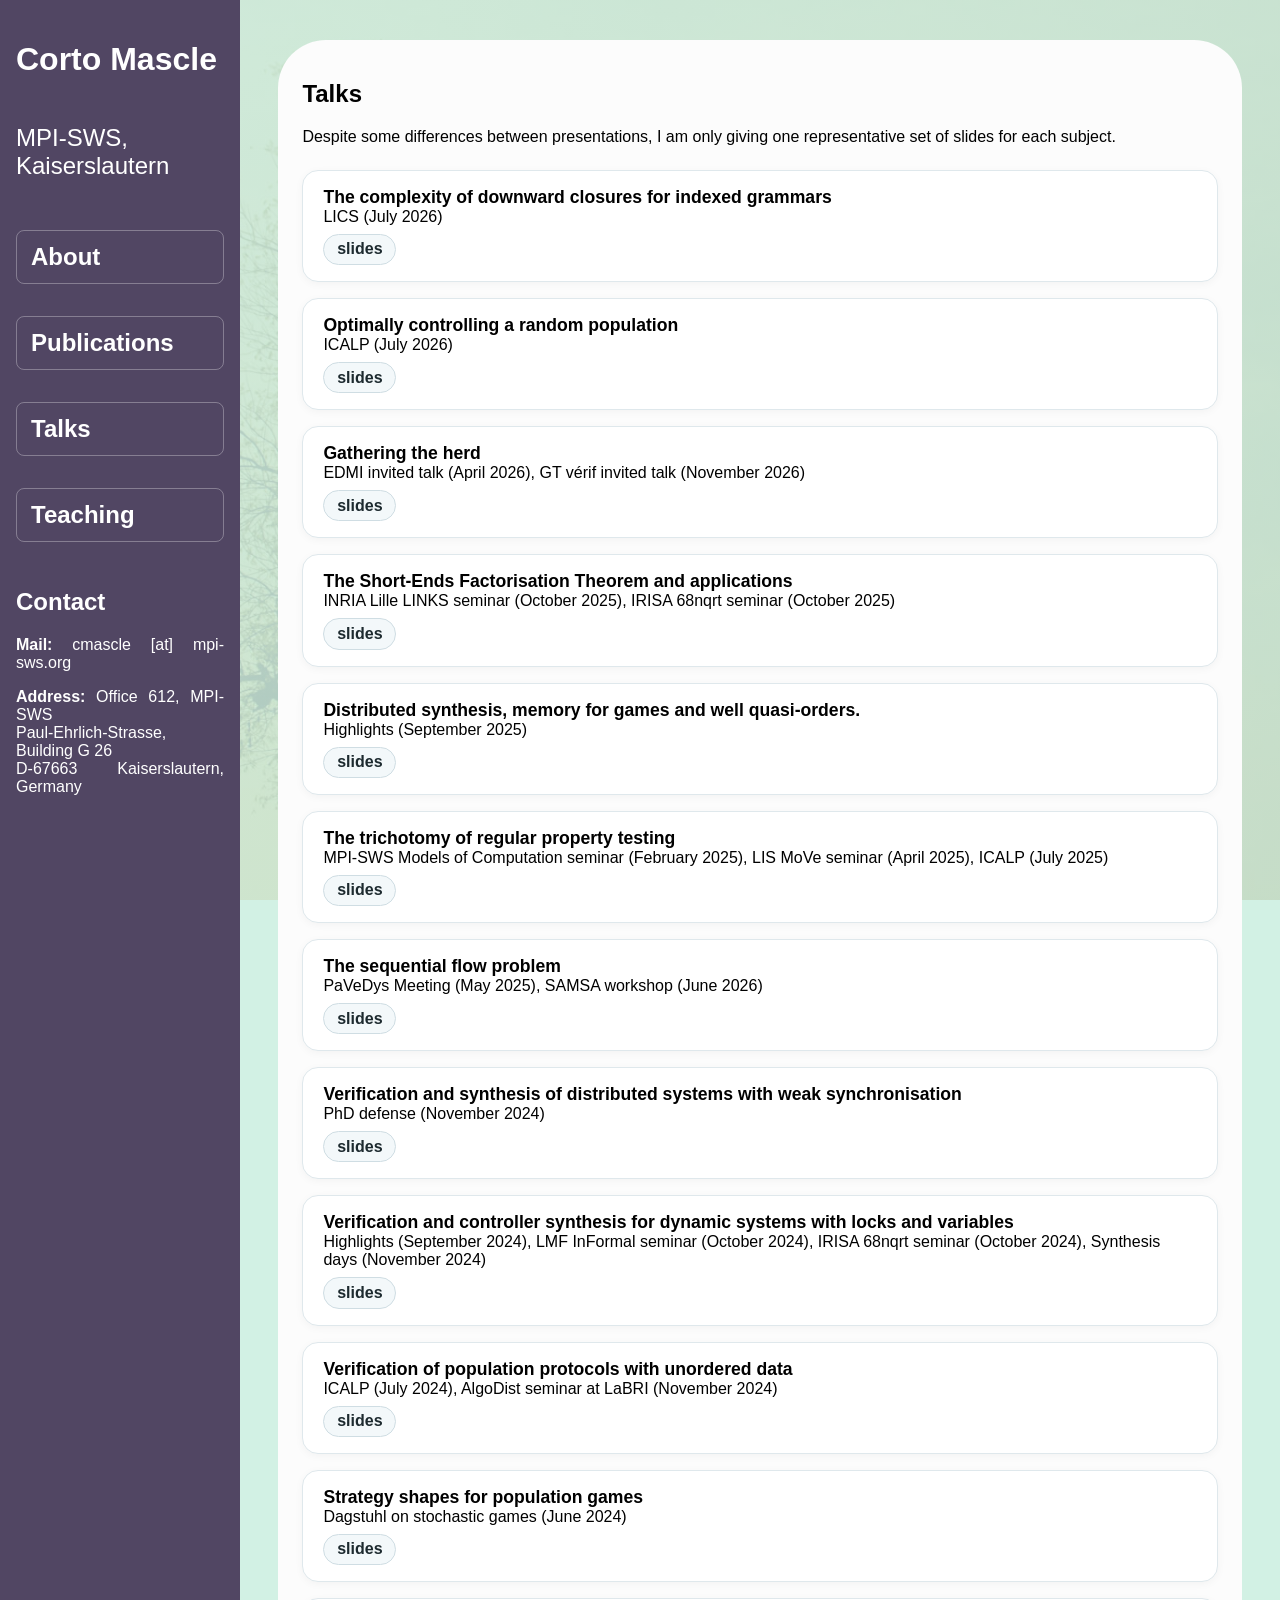
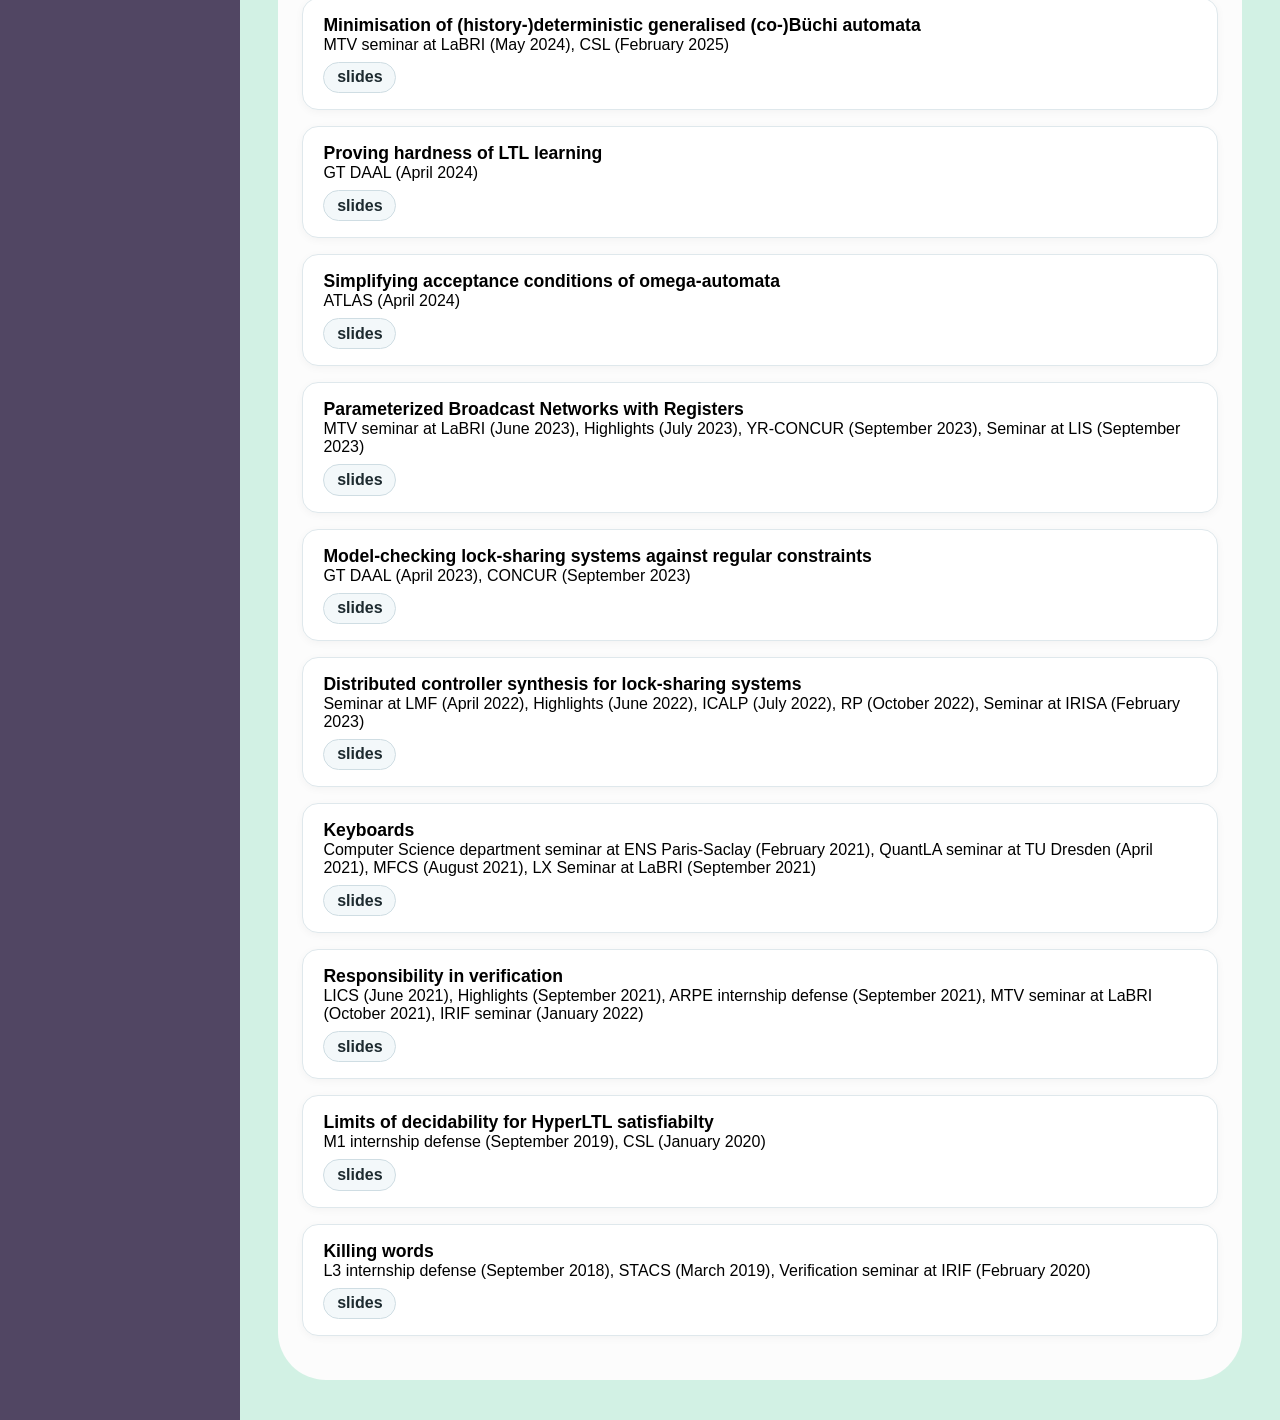
<file: talks.html>
<!DOCTYPE html>
<html>

<head>
    <meta charset="utf-8" />
    <meta name="viewport" content="width=device-width, initial-scale=1" />
    <title>Talks | Corto Mascle</title>
    <link rel="stylesheet" href="Jolie.css">
</head>

<body>
    <header>
        <div class="nomlabo">
            <h1>Corto Mascle</h1>
            <p class="labo">MPI-SWS, Kaiserslautern</p>
        </div>

        <nav>
            <ul>
                <li><a href="index.html#about">About</a></li>
                <li><a href="publications.html">Publications</a></li>
                <li><a href="talks.html">Talks</a></li>
                <li><a href="teaching.html">Teaching</a></li>
            </ul>
        </nav>


        <section>
            <h1>Contact</h1>
            <p><strong>Mail:</strong> cmascle [at] mpi-sws.org</p>
            <p><strong>Address:</strong> Office 612, MPI-SWS<br />Paul-Ehrlich-Strasse, Building G 26<br />D-67663 Kaiserslautern, Germany</p>
        </section>
    </header>

    <div class="columns single-column-page">
        <div class="column">
            <section id="talks">
                <h1>Talks</h1>

                <p>
                    Despite some differences between presentations, I am only giving one representative set of slides
                    for each subject.
                </p>

                <ul class="publication-list talk-list">
                    <li>
                        <strong>The complexity of downward closures for indexed grammars</strong><br />
                        LICS (July 2026)<br />
                        <a href="presentations/IndexedGrammars.pdf">slides</a>
                    </li>

                    <li>
                        <strong>Optimally controlling a random population</strong><br />
                        ICALP (July 2026)<br />
                        <a href="presentations/Populations.pdf">slides</a>
                    </li>

                    <li>
                        <strong>Gathering the herd</strong><br />
                        EDMI invited talk (April 2026), GT vérif invited talk (November 2026)<br />
                        <a href="presentations/gt-verif.pdf">slides</a>
                    </li>

                    <li>
                        <strong>The Short-Ends Factorisation Theorem and applications</strong><br />
                        INRIA Lille LINKS seminar (October 2025), IRISA 68nqrt seminar (October 2025)<br />
                        <a href="presentations/SEFT.pdf">slides</a>
                    </li>

                    <li>
                        <strong>Distributed synthesis, memory for games and well quasi-orders.</strong><br />
                        Highlights (September 2025)<br />
                        <a href="presentations/MemoryWQO.pdf">slides</a>
                    </li>

                    <li>
                        <strong>The trichotomy of regular property testing</strong><br />
                        MPI-SWS Models of Computation seminar (February 2025), LIS MoVe seminar (April 2025), ICALP (July 2025)<br />
                        <a href="presentations/PropertyTesting.pdf">slides</a>
                    </li>

                    <li>
                        <strong>The sequential flow problem</strong><br />
                        PaVeDys Meeting (May 2025), SAMSA workshop (June 2026)<br />
                        <a href="presentations/SFP-SAMSA.pdf">slides</a>
                    </li>

                    <li>
                        <strong>Verification and synthesis of distributed systems with weak synchronisation</strong><br />
                        PhD defense (November 2024)<br />
                        <a href="presentations/Soutenance.pdf">slides</a>
                    </li>

                    <li>
                        <strong>Verification and controller synthesis for dynamic systems with locks and variables</strong><br />
                        Highlights (September 2024), LMF InFormal seminar (October 2024), IRISA 68nqrt seminar (October 2024), Synthesis days (November 2024)<br />
                        <a href="presentations/Synth-days-Mascle.pdf">slides</a>
                    </li>

                    <li>
                        <strong>Verification of population protocols with unordered data</strong><br />
                        ICALP (July 2024), AlgoDist seminar at LaBRI (November 2024)<br />
                        <a href="presentations/IOPPUD.pdf">slides</a>
                    </li>

                    <li>
                        <strong>Strategy shapes for population games</strong><br />
                        Dagstuhl on stochastic games (June 2024)<br />
                        <a href="presentations/Population-games.pdf">slides</a>
                    </li>

                    <li>
                        <strong>Minimisation of (history-)deterministic generalised (co-)Büchi automata</strong><br />
                        MTV seminar at LaBRI (May 2024), CSL (February 2025)<br />
                        <a href="presentations/MTV-min-Buchi.pdf">slides</a>
                    </li>

                    <li>
                        <strong>Proving hardness of LTL learning</strong><br />
                        GT DAAL (April 2024)<br />
                        <a href="presentations/LTL-DAAL.pdf">slides</a>
                    </li>

                    <li>
                        <strong>Simplifying acceptance conditions of omega-automata</strong><br />
                        ATLAS (April 2024)<br />
                        <a href="presentations/ATLAS-min.pdf">slides</a>
                    </li>

                    <li>
                        <strong>Parameterized Broadcast Networks with Registers</strong><br />
                        MTV seminar at LaBRI (June 2023), Highlights (July 2023), YR-CONCUR (September 2023), Seminar at LIS (September 2023)<br />
                        <a href="presentations/BNRA-MTV.pdf">slides</a>
                    </li>

                    <li>
                        <strong>Model-checking lock-sharing systems against regular constraints</strong><br />
                        GT DAAL (April 2023), CONCUR (September 2023)<br />
                        <a href="presentations/DLSS CONCUR.pdf">slides</a>
                    </li>

                    <li>
                        <strong>Distributed controller synthesis for lock-sharing systems</strong><br />
                        Seminar at LMF (April 2022), Highlights (June 2022), ICALP (July 2022), RP (October 2022), Seminar at IRISA (February 2023)<br />
                        <a href="presentations/Dense LMF.pdf">slides</a>
                    </li>

                    <li>
                        <strong>Keyboards</strong><br />
                        Computer Science department seminar at ENS Paris-Saclay (February 2021), QuantLA seminar at TU Dresden (April 2021), MFCS (August 2021), LX Seminar at LaBRI (September 2021)<br />
                        <a href="presentations/Keyboards_LX.pdf">slides</a>
                    </li>

                    <li>
                        <strong>Responsibility in verification</strong><br />
                        LICS (June 2021), Highlights (September 2021), ARPE internship defense (September 2021), MTV seminar at LaBRI (October 2021), IRIF seminar (January 2022)<br />
                        <a href="presentations/Responsibility_MTV.pdf">slides</a>
                    </li>

                    <li>
                        <strong>Limits of decidability for HyperLTL satisfiabilty</strong><br />
                        M1 internship defense (September 2019), CSL (January 2020)<br />
                        <a href="presentations/CSL_hyperLTL.pdf">slides</a>
                    </li>

                    <li>
                        <strong>Killing words</strong><br />
                        L3 internship defense (September 2018), STACS (March 2019), Verification seminar at IRIF (February 2020)<br />
                        <a href="presentations/Killing_words__IRIF_.pdf">slides</a>
                    </li>
                </ul>
            </section>
        </div>
    </div>

</body>
</html>
</file>
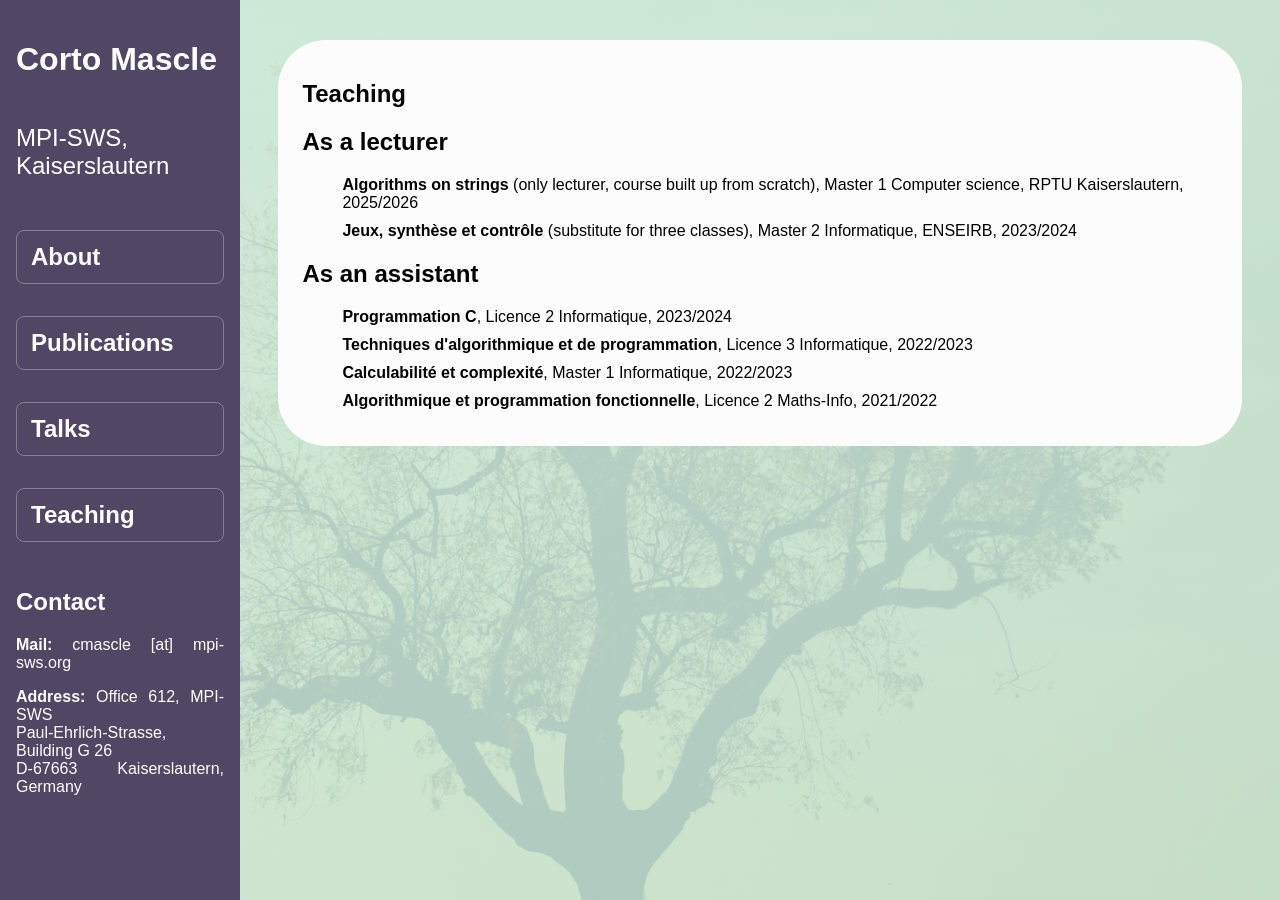
<file: teaching.html>
<!DOCTYPE html>
<html>

<head>
    <meta charset="utf-8" />
    <meta name="viewport" content="width=device-width, initial-scale=1" />
    <title>Teaching | Corto Mascle</title>
    <link rel="stylesheet" href="Jolie.css">
</head>

<body>
    <header>
        <div class="nomlabo">
            <h1>Corto Mascle</h1>
            <p class="labo">MPI-SWS, Kaiserslautern</p>
        </div>

        <nav>
            <ul>
                <li><a href="index.html#about">About</a></li>
                <li><a href="publications.html">Publications</a></li>
                <li><a href="talks.html">Talks</a></li>
                <li><a href="teaching.html">Teaching</a></li>
            </ul>
        </nav>

        <section>
            <h1>Contact</h1>
            <p><strong>Mail:</strong> cmascle [at] mpi-sws.org</p>
            <p><strong>Address:</strong> Office 612, MPI-SWS<br />Paul-Ehrlich-Strasse, Building G 26<br />D-67663 Kaiserslautern, Germany</p>
        </section>
    </header>

    <div class="columns single-column-page">
        <div class="column">
            <section id="teaching">
                <h1>Teaching</h1>

                <h2>As a lecturer</h2>
                <ul>
                    <li>
                        <a href="https://modhb.rptu.de/mhb/modules/INF-52-22-M-5/">Algorithms on strings</a>
                        (only lecturer, course built up from scratch), Master 1 Computer science, RPTU Kaiserslautern, 2025/2026
                    </li>
                    <li>
                        <a href="https://www.labri.fr/perso/anca/Games.html">Jeux, synthèse et contrôle</a>
                        (substitute for three classes), Master 2 Informatique, ENSEIRB, 2023/2024
                    </li>
                </ul>

                <h2>As an assistant</h2>
                <ul>
                    <li>
                        <a href="https://formations.u-bordeaux.fr/#/details-formation?type=enseignement&id=29367">Programmation C</a>,
                        Licence 2 Informatique, 2023/2024
                    </li>
                    <li>
                        <a href="https://formations.u-bordeaux.fr/#/details-formation?type=enseignement&id=29631">Techniques d'algorithmique et de programmation</a>,
                        Licence 3 Informatique, 2022/2023
                    </li>
                    <li>
                        <a href="https://formations.u-bordeaux.fr/#/details-formation?type=enseignement&id=17534">Calculabilité et complexité</a>,
                        Master 1 Informatique, 2022/2023
                    </li>
                    <li>
                        <a href="https://formations.u-bordeaux.fr/#/details-formation?type=enseignement&id=29417">Algorithmique et programmation fonctionnelle</a>,
                        Licence 2 Maths-Info, 2021/2022
                    </li>
                </ul>
            </section>
        </div>
    </div>

</body>
</html>
</file>
<file: Jolie.css>
* , *::before, *::after
{
    box-sizing: border-box;
}

html
{
    height: 100%;
    background-color: azure;
    background-image:
        linear-gradient(rgba(240, 255, 255, 0.92), rgba(240, 255, 255, 0.92)),
        url("Images/Tree-silhouette.jpg");
    background-position: center;
    background-size: cover;
    background-repeat: no-repeat;
    background-attachment: fixed;
}

body
{
    margin: 0;
    min-height: 100vh;
    display: grid;
    grid-template-columns: 15rem minmax(0, 1fr);
    grid-template-rows: minmax(0, 1fr) auto;
    font-family: 'Segoe UI', Tahoma, Geneva, Verdana, sans-serif;
    background-color: #D2F1E4;
    background-image: linear-gradient(rgba(210, 241, 228,0.87),rgba(210, 241, 228,0.84)), url("Images/Tree-silhouette.jpg");
    background-size: cover;
    background-position: center;
    background-repeat: no-repeat;
    background-attachment: fixed;
}

.columns
{
    display: grid;
    grid-template-columns: minmax(0, 2fr) minmax(0, 1fr);
    gap: 2rem;
    width: 100%;
    max-width: 90rem;
    margin: 0 auto;
    padding: 1.5rem clamp(1rem, 3vw, 3rem);
    grid-column: 2;
    grid-row: 1;
}

.columns.single-column-page
{
    grid-template-columns: minmax(0, 1fr);
}


.portrait
{
    align-self: center;
    margin-top: 0.5rem;
    max-width: 80%;
}


img
{
    max-width: 100%;
    height: auto;
}

.tcs4f
{
    display: inline-block;
    align-self: center;
    max-width: 100%;
    background-color: #004b1e;
    border: 2px solid #CCCCCC;
    margin-top: 20px;
    border-radius: 4px;
}

.tcs4f img
{
    display: block;
}

.column
{
    display: flex;
    flex-direction: column;
    min-width: 0;
}

.labo
{
    font-size:x-large;
}

h2
{
    clear: both;
}


header
{
    background-color: #514663;
    display: flex;
    color: white;
    flex-direction: column;
    align-items: flex-start;
    justify-content: flex-start;
    gap: 1rem;
    width: 15rem;
    min-height: 100vh;
    padding: 1.25rem 1rem 1.5rem;
    grid-column: 1;
    grid-row: 1 / 3;
}



.nomlabo
{
    color: #ffffff;
    display: flex;
    flex-direction: column;
    width: 100%;
}

.papertitle
{
    font-weight: bold;
    text-decoration:underline;
}

.publication-title
{
    margin: 0 0 0.35rem;
    font-size: 1.1rem;
    font-weight: 700;
    line-height: 1.35;
    text-decoration: none;
}

.publication-meta
{
    margin: 0 0 0.5rem;
    color: #2c3b41;
    font-size: 0.95rem;
}

.publication-award
{
    margin: 0 0 0.5rem;
    color: #d7b611;
    font-size: 1.05rem;
}

.publication-links
{
    display: flex;
    flex-wrap: wrap;
    align-items: center;
    gap: 0.75rem;
    margin-top: 0.5rem;
}

.publication-links a,
.talk-list a,
.abstract-toggle
{
    display: inline-flex;
    align-items: center;
    justify-content: center;
    border: 1px solid #cfdde3;
    background: #f3f8fa;
    color: #1d2a2f;
    border-radius: 999px;
    padding: 0.35rem 0.8rem;
    font: inherit;
    font-weight: 600;
    text-decoration: none;
    cursor: pointer;
}

.publication-links a:hover,
.talk-list a:hover,
.abstract-toggle:hover
{
    background: #eaf4f7;
    color: #1d2a2f;
}

.publication-abstract
{
    display: none;
    margin-top: 0.75rem;
    padding: 0.75rem 0.9rem;
    background: #f6f9fb;
    border-left: 3px solid #dfe8ec;
    border-radius: 0.5rem;
    color: #2e3b40;
    line-height: 1.55;
}

.publication-item.expanded .publication-abstract
{
    display: block;
}

.publication-item.expanded .abstract-toggle
{
    background: #eaf4f7;
}

.talk-list a
{
    margin-top: 0.5rem;
}

header a
{
    color:white;
    text-decoration: none;
}

header nav
{
    width: 100%;
    min-width: 0;
    max-width: 100%;
}

a 
{
 color: black;
 text-decoration: none;
 font-weight:bold;
}

li {
  margin: 10px 0;
}

a:hover 
{
 color: black;
 background-color: yellow;
 font-weight:bold; 
}

header nav a
{
    display: block;
    padding: 0.75rem 0.875rem;
    border: 1px solid rgba(255, 255, 255, 0.3);
    border-radius: 0.5rem;
    text-align: left;
}

header ul
{
    font-size: x-large;
    display: flex;
    flex-direction: column;
    gap: 0.75rem;
    width: 100%;
    padding: 0;
    margin: 0;
}

header ul a:hover
{
    color: black;
    background-color: white;
}

ul
{
    list-style-type: none;
}

.publication-list
{
    display: flex;
    flex-direction: column;
    gap: 1rem;
    padding-left: 0;
    margin: 1.5rem 0;
}

.publication-item,
.talk-list > li
{
    display: flex;
    align-items: flex-start;
    justify-content: space-between;
    gap: 1.25rem;
    width: 100%;
    background: #ffffff;
    border: 1px solid #dfe8ec;
    border-radius: 1rem;
    box-shadow: 0 2px 8px rgba(0, 0, 0, 0.04);
    padding: 1rem 1.25rem;
}

.talk-list > li
{
    display: block;
    margin: 0;
}

.talk-list > li > strong
{
    font-size: 1.1rem;
}

.publication-content
{
    flex: 1 1 auto;
    min-width: 0;
}

.publication-thumb
{
    flex: 0 0 180px;
    width: 180px;
    height: 120px;
    min-height: 120px;
    background: linear-gradient(135deg, #edf4f7, #dceaf0);
    border: 1px solid #d9e6eb;
    border-radius: 0.75rem;
    overflow: hidden;
    align-self: flex-start;
}

.publication-thumb img
{
    display: block;
    width: 100%;
    height: 100%;
    object-fit: cover;
}

section p
{
    text-align: justify;
}

section[id]
{
    background-color: #fcfcfc;
    border-radius: 3em;
    width:70%;
    padding: 1.25rem 1.5rem;
    margin: 0.5rem;
    overflow-wrap: anywhere;
}

.column section[id]
{
    width: 100%;
    margin: 1rem 0;
}

@media (max-width: 56rem)
{
    .columns
    {
        grid-template-columns: minmax(0, 1fr);
        gap: 1rem;
    }
}

@media (max-width: 36rem)
{
    body
    {
        grid-template-columns: minmax(0, 1fr);
        grid-template-rows: auto minmax(0, 1fr) auto;
    }

    .columns
    {
        grid-column: 1;
        grid-row: 2;
    }

    header
    {
        width: 100%;
        min-height: auto;
        align-items: flex-start;
        flex-direction: column;
        grid-column: 1;
        grid-row: 1;
    }

    header ul
    {
        margin-top: 0;
    }

    footer
    {
        grid-column: 1;
        grid-row: 3;
    }
}

@media (max-width: 36rem)
{
    .columns
    {
        padding: 0.75rem 1rem;
    }

    header ul
    {
        font-size: 1.125rem;
        gap: 0.25rem 1rem;
    }

    section[id]
    {
        width: auto;
        margin: 1rem;
        padding: 1rem;
        border-radius: 1.5rem;
    }

    section p
    {
        text-align: left;
    }

    section ul
    {
        padding-left: 0;
    }
}
</file>
